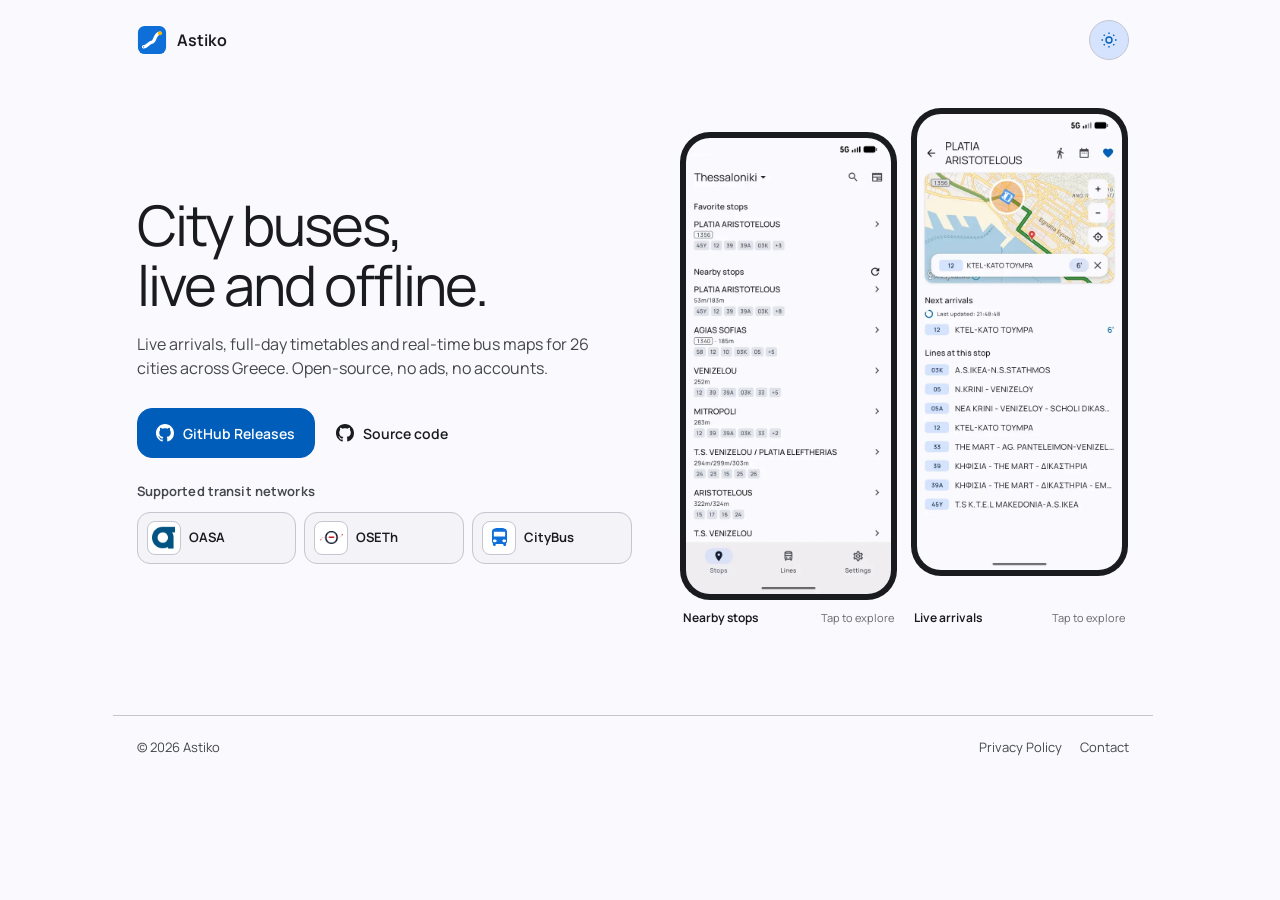
<file: index.html>
<!DOCTYPE html>
<html lang="en">
<head>
<meta charset="utf-8">
<meta name="viewport" content="width=device-width, initial-scale=1">
<meta name="color-scheme" content="light dark">
<meta name="theme-color" content="#0E6FD8">
<meta name="theme-color" media="(prefers-color-scheme: dark)" content="#121316">
<link rel="icon" type="image/svg+xml" href="assets/favicon.svg">
<link rel="icon" type="image/png" sizes="32x32" href="assets/favicon-32.png">
<link rel="icon" type="image/png" sizes="16x16" href="assets/favicon-16.png">
<link rel="apple-touch-icon" sizes="180x180" href="assets/apple-touch-icon.png">
<link rel="preconnect" href="https://fonts.googleapis.com">
<link rel="preconnect" href="https://fonts.gstatic.com" crossorigin>
<link href="https://fonts.googleapis.com/css2?family=Manrope:wght@200..800&amp;display=swap" rel="stylesheet">
<title>Astiko</title>
<meta name="description" content="Live arrivals, offline timetables and real-time bus maps for public transit in 26 Greek cities.">
<link rel="canonical" href="https://astiko.app/">
<meta property="og:type" content="website">
<meta property="og:site_name" content="Astiko">
<meta property="og:title" content="Astiko">
<meta property="og:description" content="Live arrivals, full-day timetables and real-time bus maps for 26 cities across Greece. Open-source, no ads, no accounts.">
<meta property="og:url" content="https://astiko.app/">
<meta property="og:image" content="https://astiko.app/assets/og-card.png">
<meta name="twitter:card" content="summary_large_image">
<script>
  try {
    const savedTheme = localStorage.getItem('astiko-theme');
    if (savedTheme === 'light' || savedTheme === 'dark') {
      document.documentElement.dataset.theme = savedTheme;
    }
  } catch (_) {}
</script>
<link rel="stylesheet" href="styles.css">
</head>
<body>
<div class="topbar">
  <div class="brand">
    <svg width="30" height="30" viewBox="0 0 512 512" aria-hidden="true">
      <rect x="16" y="16" width="480" height="480" rx="112" fill="#0E6FD8"/>
      <path d="M 112 372 C 190 372 200 292 256 292 C 312 292 296 150 392 140" fill="none" stroke="#FFFFFF" stroke-width="56" stroke-linecap="round"/>
      <circle cx="112" cy="372" r="26" fill="#FFFFFF"/>
      <circle cx="112" cy="372" r="11" fill="#0E6FD8"/>
      <circle cx="392" cy="140" r="34" fill="#FFB300"/>
    </svg>
    Astiko
  </div>
  <button class="theme-toggle" type="button" aria-label="Switch theme" aria-pressed="false" title="Switch theme">
    <svg viewBox="0 0 24 24" fill="none" stroke-width="1.8" aria-hidden="true">
      <circle cx="12" cy="12" r="4"></circle>
      <path d="M12 2v2M12 20v2M4.93 4.93l1.42 1.42M17.65 17.65l1.42 1.42M2 12h2M20 12h2M4.93 19.07l1.42-1.42M17.65 6.35l1.42-1.42"></path>
    </svg>
  </button>
</div>

<header class="hero">
  <div class="hero-text">
    <h1>City buses,<br class="desktop-break"> live and offline.</h1>
    <p>Live arrivals, full-day timetables and real-time bus maps for 26 cities across Greece. Open-source, no ads, no accounts.</p>

    <div class="stores">
      <a class="btn tertiary" href="https://github.com/uw0s/Astiko">
        <svg width="18" height="18" viewBox="0 0 16 16" fill="currentColor" aria-hidden="true"><path d="M8 0C3.58 0 0 3.58 0 8c0 3.54 2.29 6.53 5.47 7.59.4.07.55-.17.55-.38 0-.19-.01-.82-.01-1.49-2.01.37-2.53-.49-2.69-.94-.09-.23-.48-.94-.82-1.13-.28-.15-.68-.52-.01-.53.63-.01 1.08.58 1.23.82.72 1.21 1.87.87 2.33.66.07-.52.28-.87.51-1.07-1.78-.2-3.64-.89-3.64-3.95 0-.87.31-1.59.82-2.15-.08-.2-.36-1.02.08-2.12 0 0 .67-.21 2.2.82.64-.18 1.32-.27 2-.27.68 0 1.36.09 2 .27 1.53-1.04 2.2-.82 2.2-.82.44 1.1.16 1.92.08 2.12.51.56.82 1.27.82 2.15 0 3.07-1.87 3.75-3.65 3.95.29.25.54.73.54 1.48 0 1.07-.01 1.93-.01 2.2 0 .21.15.46.55.38A8.01 8.01 0 0 0 16 8c0-4.42-3.58-8-8-8z"/></svg>
        Source code
      </a>
      <a class="btn primary" href="https://github.com/uw0s/Astiko/releases">
        <svg width="18" height="18" viewBox="0 0 16 16" fill="currentColor" aria-hidden="true"><path d="M8 0C3.58 0 0 3.58 0 8c0 3.54 2.29 6.53 5.47 7.59.4.07.55-.17.55-.38 0-.19-.01-.82-.01-1.49-2.01.37-2.53-.49-2.69-.94-.09-.23-.48-.94-.82-1.13-.28-.15-.68-.52-.01-.53.63-.01 1.08.58 1.23.82.72 1.21 1.87.87 2.33.66.07-.52.28-.87.51-1.07-1.78-.2-3.64-.89-3.64-3.95 0-.87.31-1.59.82-2.15-.08-.2-.36-1.02.08-2.12 0 0 .67-.21 2.2.82.64-.18 1.32-.27 2-.27.68 0 1.36.09 2 .27 1.53-1.04 2.2-.82 2.2-.82.44 1.1.16 1.92.08 2.12.51.56.82 1.27.82 2.15 0 3.07-1.87 3.75-3.65 3.95.29.25.54.73.54 1.48 0 1.07-.01 1.93-.01 2.2 0 .21.15.46.55.38A8.01 8.01 0 0 0 16 8c0-4.42-3.58-8-8-8z"/></svg>
        GitHub Releases
      </a>
    </div>

    <div class="services-mini">
      <div class="label">Supported transit networks</div>
      <div class="service-cards">
        <a class="service-card" href="https://telematics.oasa.gr" target="_blank" rel="noopener">
          <span class="logo-chip"><img src="assets/oasa-logo.png" alt=""></span>
          <span class="name">OASA</span>
        </a>
        <a class="service-card oseth" href="https://oseth.com.gr" target="_blank" rel="noopener">
          <span class="logo-chip"><img src="assets/oseth-logo.png" alt=""></span>
          <span class="name">OSETh</span>
        </a>
        <a class="service-card" href="https://citybus.gr" target="_blank" rel="noopener">
          <span class="logo-chip"><img src="assets/citybus-logo.svg" alt=""></span>
          <span class="name">CityBus</span>
        </a>
      </div>
    </div>
  </div>

  <div class="hero-phones" aria-label="App screen previews">
    <div>
      <button class="phone" type="button" data-cycle="nearby-stops,line-detail,lines" aria-label="Nearby stops. Tap to show the next screen.">
        <img data-theme="light" class="shown" src="screenshots/light/nearby-stops.webp" alt="Nearby stops around you" loading="eager">
        <img data-theme="light" alt="" aria-hidden="true">
        <img data-theme="dark" class="shown" src="screenshots/dark/nearby-stops.webp" alt="Nearby stops around you">
        <img data-theme="dark" alt="" aria-hidden="true">
      </button>
      <div class="phone-meta" aria-live="polite">
        <span class="phone-label">Nearby stops</span>
        <span class="phone-hint">Tap to explore</span>
      </div>
    </div>
    <div>
      <button class="phone tall" type="button" data-cycle="arrivals,timetable,settings" aria-label="Live arrivals. Tap to show the next screen.">
        <img data-theme="light" class="shown" src="screenshots/light/arrivals.webp" alt="Live arrivals with the incoming bus on the map" loading="eager">
        <img data-theme="light" alt="" aria-hidden="true">
        <img data-theme="dark" class="shown" src="screenshots/dark/arrivals.webp" alt="Live arrivals with the incoming bus on the map">
        <img data-theme="dark" alt="" aria-hidden="true">
      </button>
      <div class="phone-meta" aria-live="polite">
        <span class="phone-label">Live arrivals</span>
        <span class="phone-hint">Tap to explore</span>
      </div>
    </div>
  </div>
</header>


<footer class="footer">
  <span>© 2026 Astiko</span>
  <nav class="links" aria-label="Footer links">
    <a href="/privacy">Privacy Policy</a>
    <a href="mailto:contact@astiko.app">Contact</a>
  </nav>
</footer>

<script src="script.js"></script>
</body>
</html>
</file>
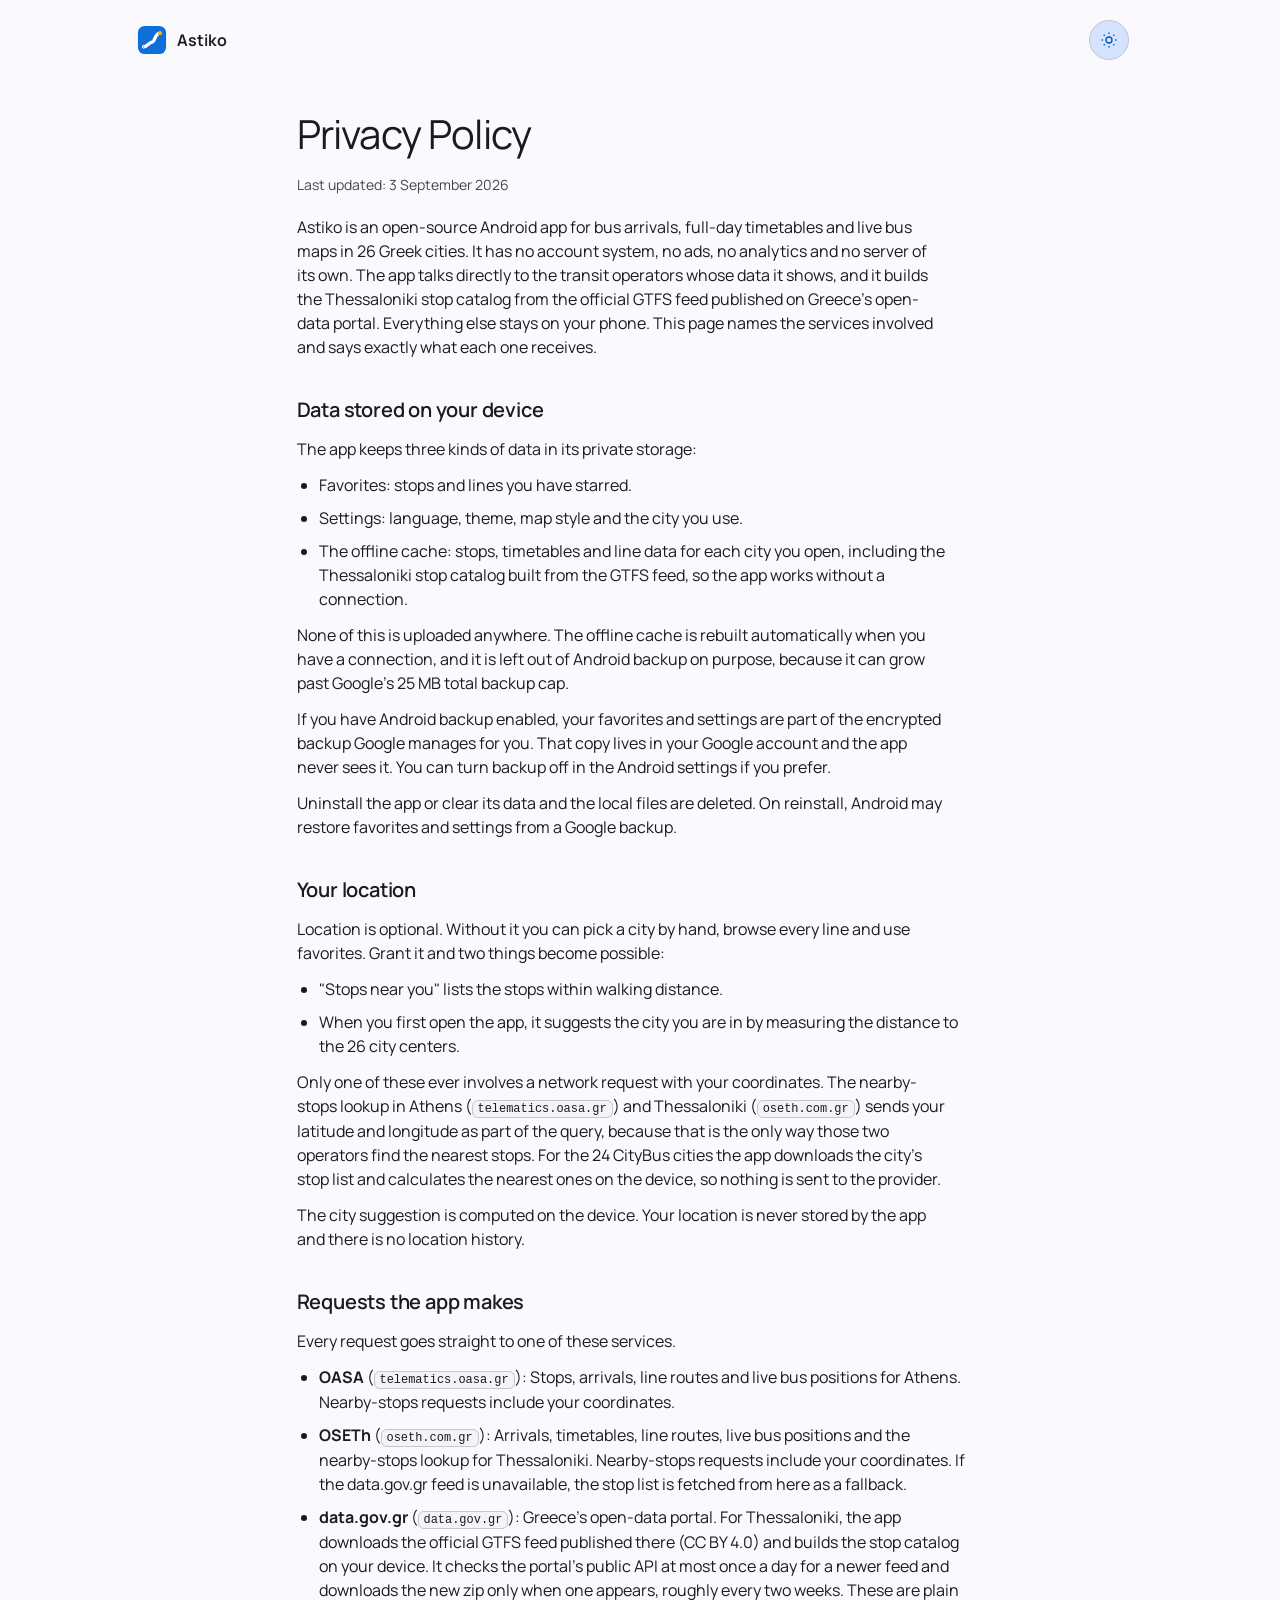
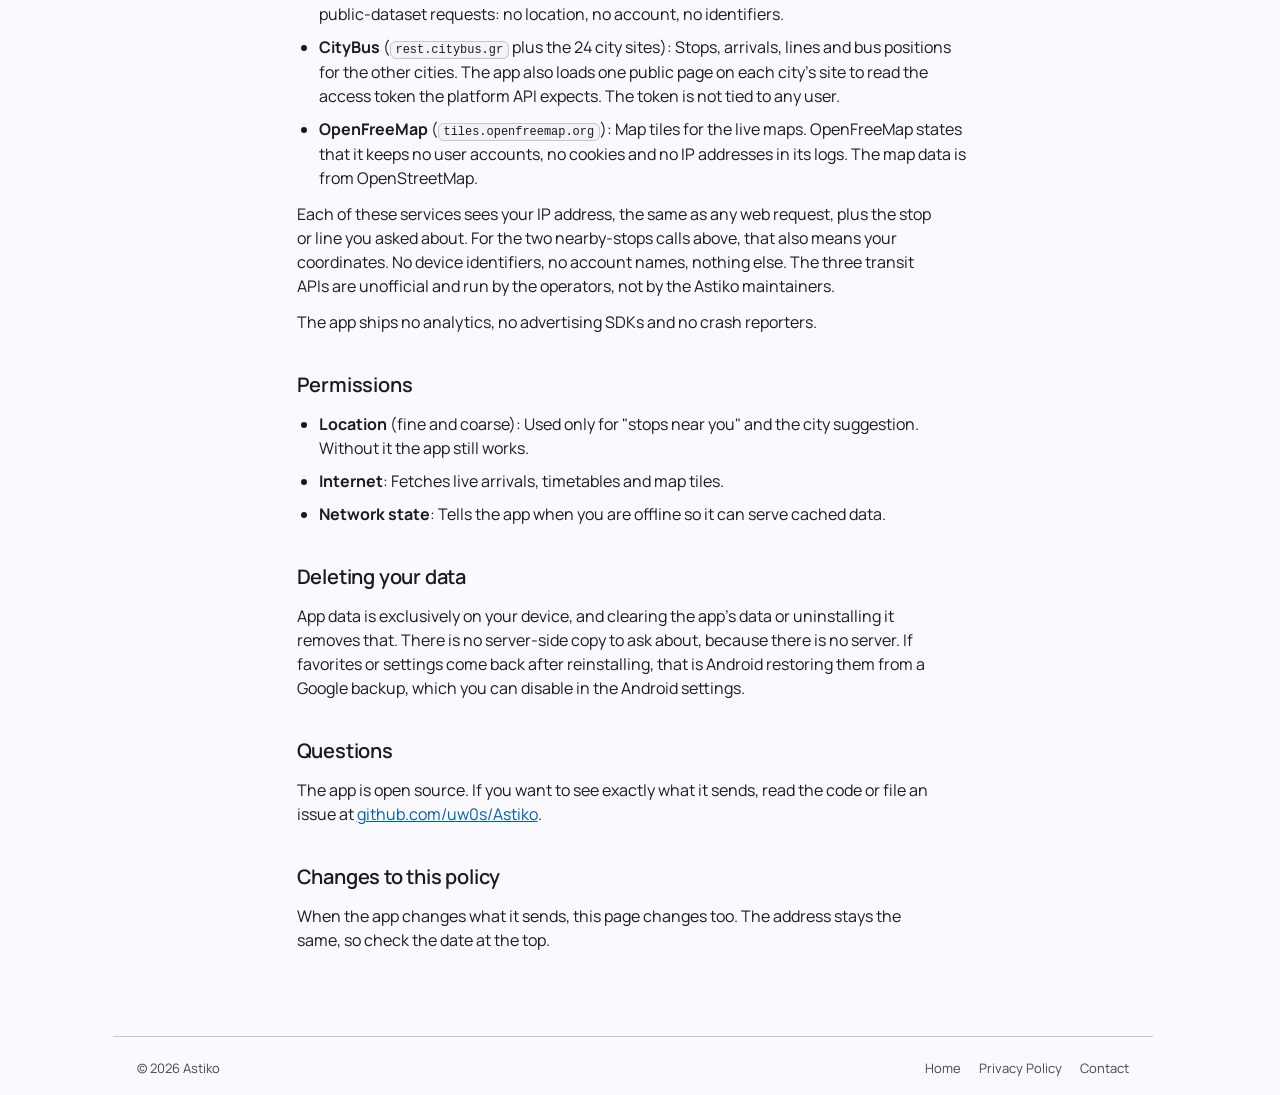
<file: privacy.html>
<!DOCTYPE html>
<html lang="en">
<head>
<meta charset="utf-8">
<meta name="viewport" content="width=device-width, initial-scale=1">
<meta name="color-scheme" content="light dark">
<meta name="theme-color" content="#0E6FD8">
<meta name="theme-color" media="(prefers-color-scheme: dark)" content="#121316">
<link rel="icon" type="image/svg+xml" href="assets/favicon.svg">
<link rel="icon" type="image/png" sizes="32x32" href="assets/favicon-32.png">
<link rel="icon" type="image/png" sizes="16x16" href="assets/favicon-16.png">
<link rel="apple-touch-icon" sizes="180x180" href="assets/apple-touch-icon.png">
<link rel="preconnect" href="https://fonts.googleapis.com">
<link rel="preconnect" href="https://fonts.gstatic.com" crossorigin>
<link href="https://fonts.googleapis.com/css2?family=Manrope:wght@200..800&amp;display=swap" rel="stylesheet">
<title>Privacy policy · Astiko</title>
<meta name="description" content="Astiko's privacy policy: no account system, no ads, no analytics and no server of its own. What stays on your device and what the app sends to operators.">
<link rel="canonical" href="https://astiko.app/privacy">
<meta property="og:type" content="website">
<meta property="og:site_name" content="Astiko">
<meta property="og:title" content="Privacy policy · Astiko">
<meta property="og:description" content="Astiko's privacy policy: no account system, no ads, no analytics and no server of its own. What stays on your device and what the app sends to operators.">
<meta property="og:url" content="https://astiko.app/privacy">
<meta property="og:image" content="https://astiko.app/assets/og-card.png">
<meta name="twitter:card" content="summary_large_image">
<script>
  try {
    const savedTheme = localStorage.getItem('astiko-theme');
    if (savedTheme === 'light' || savedTheme === 'dark') {
      document.documentElement.dataset.theme = savedTheme;
    }
  } catch (_) {}
</script>
<link rel="stylesheet" href="styles.css">
</head>
<body>
<div class="topbar">
  <a class="brand" href="/">
    <svg width="30" height="30" viewBox="0 0 512 512" aria-hidden="true">
      <rect x="16" y="16" width="480" height="480" rx="112" fill="#0E6FD8"/>
      <path d="M 112 372 C 190 372 200 292 256 292 C 312 292 296 150 392 140" fill="none" stroke="#FFFFFF" stroke-width="56" stroke-linecap="round"/>
      <circle cx="112" cy="372" r="26" fill="#FFFFFF"/>
      <circle cx="112" cy="372" r="11" fill="#0E6FD8"/>
      <circle cx="392" cy="140" r="34" fill="#FFB300"/>
    </svg>
    Astiko
  </a>
  <button class="theme-toggle" type="button" aria-label="Switch theme" aria-pressed="false" title="Switch theme">
    <svg viewBox="0 0 24 24" fill="none" stroke-width="1.8" aria-hidden="true">
      <circle cx="12" cy="12" r="4"></circle>
      <path d="M12 2v2M12 20v2M4.93 4.93l1.42 1.42M17.65 17.65l1.42 1.42M2 12h2M20 12h2M4.93 19.07l1.42-1.42M17.65 6.35l1.42-1.42"></path>
    </svg>
  </button>
</div>

<main class="privacy">
  <h1>Privacy Policy</h1>
  <p class="updated">Last updated: 3 September 2026</p>

  <p class="lead">Astiko is an open-source Android app for bus arrivals, full-day timetables and live bus maps in 26 Greek cities. It has no account system, no ads, no analytics and no server of its own. The app talks directly to the transit operators whose data it shows, and it builds the Thessaloniki stop catalog from the official GTFS feed published on Greece's open-data portal. Everything else stays on your phone. This page names the services involved and says exactly what each one receives.</p>

  <h2>Data stored on your device</h2>
  <p>The app keeps three kinds of data in its private storage:</p>
  <ul>
    <li>Favorites: stops and lines you have starred.</li>
    <li>Settings: language, theme, map style and the city you use.</li>
    <li>The offline cache: stops, timetables and line data for each city you open, including the Thessaloniki stop catalog built from the GTFS feed, so the app works without a connection.</li>
  </ul>
  <p>None of this is uploaded anywhere. The offline cache is rebuilt automatically when you have a connection, and it is left out of Android backup on purpose, because it can grow past Google's 25 MB total backup cap.</p>
  <p>If you have Android backup enabled, your favorites and settings are part of the encrypted backup Google manages for you. That copy lives in your Google account and the app never sees it. You can turn backup off in the Android settings if you prefer.</p>
  <p>Uninstall the app or clear its data and the local files are deleted. On reinstall, Android may restore favorites and settings from a Google backup.</p>

  <h2>Your location</h2>
  <p>Location is optional. Without it you can pick a city by hand, browse every line and use favorites. Grant it and two things become possible:</p>
  <ul>
    <li>"Stops near you" lists the stops within walking distance.</li>
    <li>When you first open the app, it suggests the city you are in by measuring the distance to the 26 city centers.</li>
  </ul>
  <p>Only one of these ever involves a network request with your coordinates. The nearby-stops lookup in Athens (<code>telematics.oasa.gr</code>) and Thessaloniki (<code>oseth.com.gr</code>) sends your latitude and longitude as part of the query, because that is the only way those two operators find the nearest stops. For the 24 CityBus cities the app downloads the city's stop list and calculates the nearest ones on the device, so nothing is sent to the provider.</p>
  <p>The city suggestion is computed on the device. Your location is never stored by the app and there is no location history.</p>

  <h2>Requests the app makes</h2>
  <p>Every request goes straight to one of these services.</p>
  <ul>
    <li><strong>OASA</strong> (<code>telematics.oasa.gr</code>): Stops, arrivals, line routes and live bus positions for Athens. Nearby-stops requests include your coordinates.</li>
    <li><strong>OSETh</strong> (<code>oseth.com.gr</code>): Arrivals, timetables, line routes, live bus positions and the nearby-stops lookup for Thessaloniki. Nearby-stops requests include your coordinates. If the data.gov.gr feed is unavailable, the stop list is fetched from here as a fallback.</li>
    <li><strong>data.gov.gr</strong> (<code>data.gov.gr</code>): Greece's open-data portal. For Thessaloniki, the app downloads the official GTFS feed published there (CC BY 4.0) and builds the stop catalog on your device. It checks the portal's public API at most once a day for a newer feed and downloads the new zip only when one appears, roughly every two weeks. These are plain public-dataset requests: no location, no account, no identifiers.</li>
    <li><strong>CityBus</strong> (<code>rest.citybus.gr</code> plus the 24 city sites): Stops, arrivals, lines and bus positions for the other cities. The app also loads one public page on each city's site to read the access token the platform API expects. The token is not tied to any user.</li>
    <li><strong>OpenFreeMap</strong> (<code>tiles.openfreemap.org</code>): Map tiles for the live maps. OpenFreeMap states that it keeps no user accounts, no cookies and no IP addresses in its logs. The map data is from OpenStreetMap.</li>
  </ul>
  <p>Each of these services sees your IP address, the same as any web request, plus the stop or line you asked about. For the two nearby-stops calls above, that also means your coordinates. No device identifiers, no account names, nothing else. The three transit APIs are unofficial and run by the operators, not by the Astiko maintainers.</p>
  <p>The app ships no analytics, no advertising SDKs and no crash reporters.</p>

  <h2>Permissions</h2>
  <ul>
    <li><strong>Location</strong> (fine and coarse): Used only for "stops near you" and the city suggestion. Without it the app still works.</li>
    <li><strong>Internet</strong>: Fetches live arrivals, timetables and map tiles.</li>
    <li><strong>Network state</strong>: Tells the app when you are offline so it can serve cached data.</li>
  </ul>

  <h2>Deleting your data</h2>
  <p>App data is exclusively on your device, and clearing the app's data or uninstalling it removes that. There is no server-side copy to ask about, because there is no server. If favorites or settings come back after reinstalling, that is Android restoring them from a Google backup, which you can disable in the Android settings.</p>

  <h2>Questions</h2>
  <p>The app is open source. If you want to see exactly what it sends, read the code or file an issue at <a href="https://github.com/uw0s/Astiko">github.com/uw0s/Astiko</a>.</p>

  <h2>Changes to this policy</h2>
  <p>When the app changes what it sends, this page changes too. The address stays the same, so check the date at the top.</p>
</main>

<footer class="footer">
  <span>© 2026 Astiko</span>
  <nav class="links" aria-label="Footer links">
    <a href="/">Home</a>
    <a href="/privacy">Privacy Policy</a>
    <a href="mailto:contact@astiko.app">Contact</a>
  </nav>
</footer>

<script src="script.js"></script>
</body>
</html>
</file>
<file: styles.css>
:root {
  --bg: #faf9fd;
  --bg-soft: #f4f3f7;
  --text: #1a1b1e;
  --text-soft: #44474e;
  --border: #c4c6d0;
  --card: #f4f3f7;
  --chip: #ffffff;
  --accent: #005db9;
  --accent-soft: #d6e3ff;
  --on-accent: #ffffff;
  --bezel: #1a1b1e;
}
:root[data-theme="dark"] {
  --bg: #121316;
  --bg-soft: #1a1b1e;
  --text: #e3e2e6;
  --text-soft: #c4c6d0;
  --border: #44474e;
  --card: #1a1b1e;
  --chip: #0d0e11;
  --accent: #aac7ff;
  --accent-soft: #00458d;
  --on-accent: #07111f;
}
@media (prefers-color-scheme: dark) {
  :root:not([data-theme]) {
    --bg: #121316;
    --bg-soft: #1a1b1e;
    --text: #e3e2e6;
    --text-soft: #c4c6d0;
    --border: #44474e;
    --card: #1a1b1e;
    --chip: #0d0e11;
    --accent: #aac7ff;
    --accent-soft: #00458d;
    --on-accent: #07111f;
  }
}

* { margin: 0; padding: 0; box-sizing: border-box; }
html { scroll-behavior: smooth; scrollbar-gutter: stable; }
::selection { background: var(--accent-soft); color: var(--text); }
body {
  font-family: "Manrope", -apple-system, BlinkMacSystemFont, "Segoe UI", Roboto, "Helvetica Neue", Arial, sans-serif;
  background: var(--bg);
  color: var(--text);
  line-height: 1.5;
  -webkit-font-smoothing: antialiased;
}

/* ---- top bar ---- */
.topbar {
  display: flex; align-items: center; justify-content: space-between;
  max-width: 1040px; margin: 0 auto; padding: 20px 24px;
}
.brand { display: flex; align-items: center; gap: 10px; font-weight: 650; font-size: 16px; text-decoration: none; color: inherit; }
.brand svg { border-radius: 9px; display: block; }
.theme-toggle {
  appearance: none; -webkit-appearance: none;
  background: var(--accent-soft); color: var(--accent);
  border: 1px solid var(--border); border-radius: 999px;
  width: 40px; height: 40px; cursor: pointer;
  display: grid; place-items: center;
  transition: background .15s, transform .15s, border-color .15s;
}
.theme-toggle svg { width: 18px; height: 18px; stroke: currentColor; }
.theme-toggle:hover { background: var(--border); transform: translateY(-1px); }
.theme-toggle:focus-visible,
.btn:focus-visible,
.service-card:focus-visible,
.footer a:focus-visible { outline: 3px solid var(--accent); outline-offset: 3px; }

/* ---- split hero ---- */
.hero {
  max-width: 1040px; margin: 0 auto; padding: 52px 24px 24px;
  display: grid; grid-template-columns: 1.05fr .95fr; gap: 48px;
  align-items: center;
}
.hero h1 {
  max-width: 520px; font-size: clamp(46px, 5vw, 56px); font-weight: 400;
  line-height: 1.06; letter-spacing: -.035em;
}
.hero p { color: var(--text-soft); max-width: 470px; margin: 18px 0 0; font-size: 16px; }

.stores { display: flex; gap: 10px; align-items: center; flex-wrap: wrap; margin-top: 28px; }
.btn {
  display: inline-flex; align-items: center; justify-content: center; gap: 9px;
  min-height: 50px; padding: 0 18px; border-radius: 15px; border: 1px solid var(--border);
  background: var(--card); color: var(--text);
  font-size: 14px; font-weight: 600; letter-spacing: .005em; text-decoration: none;
  white-space: nowrap;
  transition: transform .15s, box-shadow .15s, border-color .15s, background .15s;
}
.btn:hover { transform: translateY(-2px); box-shadow: 0 10px 24px rgba(15, 25, 40, .16); border-color: var(--accent); }
.btn.primary { order: 1; background: var(--accent); color: var(--on-accent); border-color: var(--accent); }
.btn.primary:hover { box-shadow: none; }
.btn.tertiary { order: 3; background: transparent; border-color: transparent; padding-inline: 10px; }
.btn.tertiary:hover { background: var(--card); }
.btn svg { display: block; }

.services-mini { margin-top: 24px; }
.services-mini .label {
  display: flex; align-items: baseline; justify-content: space-between; gap: 12px;
  font-size: 13px; font-weight: 650; color: var(--text-soft);
  margin-bottom: 10px; letter-spacing: .01em;
}
.service-cards {
  display: grid; grid-template-columns: repeat(3, minmax(0, 1fr)); gap: 8px;
}
.service-card {
  display: flex; align-items: center; gap: 8px; min-width: 0;
  background: var(--card); border: 1px solid var(--border); border-radius: 13px;
  padding: 8px 9px;
  text-decoration: none; color: inherit;
  transition: transform .15s, box-shadow .15s, border-color .15s, background .15s;
}
.service-card:hover {
  transform: translateY(-2px); box-shadow: 0 8px 18px rgba(15, 25, 40, .10); border-color: var(--accent);
}
.service-card .logo-chip { width: 34px; height: 34px; border-radius: 8px; }
.service-card .logo-chip img { max-width: 23px; max-height: 23px; }
/* OSETh's navy mark needs a cool, light surface in dark mode. */
:root[data-theme="dark"] .service-card.oseth .logo-chip {
  background: #e7edf8; border-color: #cbd7e8;
}
@media (prefers-color-scheme: dark) {
  :root:not([data-theme]) .service-card.oseth .logo-chip {
    background: #e7edf8; border-color: #cbd7e8;
  }
}
.service-card .name { overflow: hidden; font-size: 13px; font-weight: 650; text-overflow: ellipsis; white-space: nowrap; }

.hero-phones {
  display: grid; grid-template-columns: 1fr 1fr; gap: 14px;
  align-items: end; justify-items: center; max-width: 500px;
}
.hero-phones > div { width: 100%; max-width: 258px; }
.phone {
  appearance: none; -webkit-appearance: none; border: 0; color: inherit;
  width: 100%; border-radius: 30px; background: var(--bezel); padding: 6px;
  cursor: pointer; display: grid; touch-action: manipulation;
  transition: transform .15s;
}
.phone.tall { transform: translateY(-24px); }
@media (hover: hover) {
  .phone:hover { transform: translateY(-4px); }
  .phone.tall:hover { transform: translateY(-28px); }
}
.phone:focus-visible { outline: 3px solid var(--accent); outline-offset: 5px; }
.phone img {
  grid-area: 1 / 1; width: 100%; height: auto; display: block;
  border-radius: 24px; pointer-events: none; -webkit-user-drag: none;
  opacity: 0; transition: opacity .18s ease;
}
.phone img.shown { opacity: 1; }
/* Theme-aware screenshot pairs: only the active theme's images show.
   The media queries cover the no-saved-preference case; the [data-theme]
   rules win when the user has forced a theme via the toggle. */
.phone img[data-theme] { display: none; }
@media (prefers-color-scheme: light) { .phone img[data-theme="light"] { display: block; } }
@media (prefers-color-scheme: dark) { .phone img[data-theme="dark"] { display: block; } }
html[data-theme="light"] .phone img[data-theme="light"] { display: block; }
html[data-theme="dark"] .phone img[data-theme="dark"] { display: block; }
html[data-theme="light"] .phone img[data-theme="dark"] { display: none; }
html[data-theme="dark"] .phone img[data-theme="light"] { display: none; }
.phone-meta {
  display: flex; align-items: center; justify-content: space-between; gap: 8px;
  padding: 9px 3px 0; color: var(--text-soft); font-size: 12px;
}
.phone-label { color: var(--text); font-weight: 650; }
.phone-hint { font-size: 11px; opacity: .8; }

/* ---- logo chips ---- */
.logo-chip {
  width: 44px; height: 44px; flex: none; border-radius: 10px;
  background: var(--chip); border: 1px solid var(--border);
  display: grid; place-items: center;
}
.logo-chip img { max-width: 30px; max-height: 30px; object-fit: contain; }


@media (max-width: 820px) {
  .hero { grid-template-columns: 1fr; gap: 48px; text-align: center; padding-top: 42px; }
  .hero h1 { margin-inline: auto; font-size: clamp(42px, 11vw, 52px); }
  .desktop-break { display: none; }
  .hero p { margin: 16px auto 0; }
  .stores { justify-content: center; }
  .services-mini .label { max-width: 420px; margin-inline: auto; }
  .hero-phones { width: 100%; max-width: 440px; margin: 0 auto; }
  .phone.tall,
  .phone.tall:hover { transform: none; }
}
@media (max-width: 560px) {
  .topbar { padding: 16px 20px; }
  .hero { padding: 34px 20px 12px; gap: 42px; }
  .hero p { max-width: 350px; font-size: 15px; }
  .stores {
    display: grid; grid-template-columns: 1fr;
    width: 100%; max-width: 350px; margin-inline: auto;
  }
  .stores .btn { width: 100%; padding-inline: 12px; }
  .services-mini { margin-top: 22px; }
  .service-cards { gap: 7px; }
  .service-card { justify-content: center; gap: 6px; padding-inline: 6px; }
  .service-card .logo-chip { width: 31px; height: 31px; }
  .service-card .logo-chip img { max-width: 21px; max-height: 21px; }
  .service-card .name { font-size: 12px; }
  .phone-meta { padding-top: 8px; }
  .hero-phones { gap: 10px; }
  .hero-phones > div { max-width: 210px; }
  .phone { border-radius: 25px; padding: 5px; }
  .phone img { border-radius: 20px; }
}

/* ---- privacy page ---- */
.privacy {
  max-width: 720px; margin: 0 auto; padding: 24px 24px 8px;
}
.privacy h1 { font-size: clamp(30px, 4vw, 40px); font-weight: 400; letter-spacing: -.02em; }
.privacy .updated { margin-top: 10px; color: var(--text-soft); font-size: 14px; }
.privacy .lead { margin-top: 20px; }
.privacy h2 { margin: 36px 0 10px; font-size: 20px; font-weight: 600; letter-spacing: -.01em; }
.privacy p { margin: 12px 0; max-width: 65ch; }
.privacy ul { margin: 12px 0 12px 22px; display: grid; gap: 9px; }
.privacy code {
  background: var(--card); border: 1px solid var(--border); border-radius: 6px;
  padding: 1px 5px; font-size: .92em;
}
.privacy a { color: var(--accent); }

/* ---- footer ---- */
.footer {
  max-width: 1040px; margin: 64px auto 0; padding: 22px 24px;
  border-top: 1px solid var(--border);
  display: flex; justify-content: space-between; align-items: center; flex-wrap: wrap; gap: 12px;
  font-size: 13px; color: var(--text-soft);
}
.footer .links { display: flex; gap: 18px; }
.footer a { color: var(--text-soft); text-decoration: none; }
.footer a:hover { color: var(--accent); }
@media (max-width: 560px) {
  .footer { justify-content: center; text-align: center; padding-inline: 20px; }
  .footer .links { justify-content: center; flex-wrap: wrap; gap: 12px 18px; }
}

/* ---- small phones (<=360px) ---- */
@media (max-width: 360px) {
  .service-cards { gap: 6px; }
  .service-card { gap: 5px; padding-inline: 4px; }
  .service-card .logo-chip { width: 26px; height: 26px; border-radius: 7px; }
  .service-card .logo-chip img { max-width: 17px; max-height: 17px; }
  .service-card .name { font-size: 11px; }
  .phone-meta { flex-direction: column; align-items: center; gap: 2px; text-align: center; }
}
</file>
